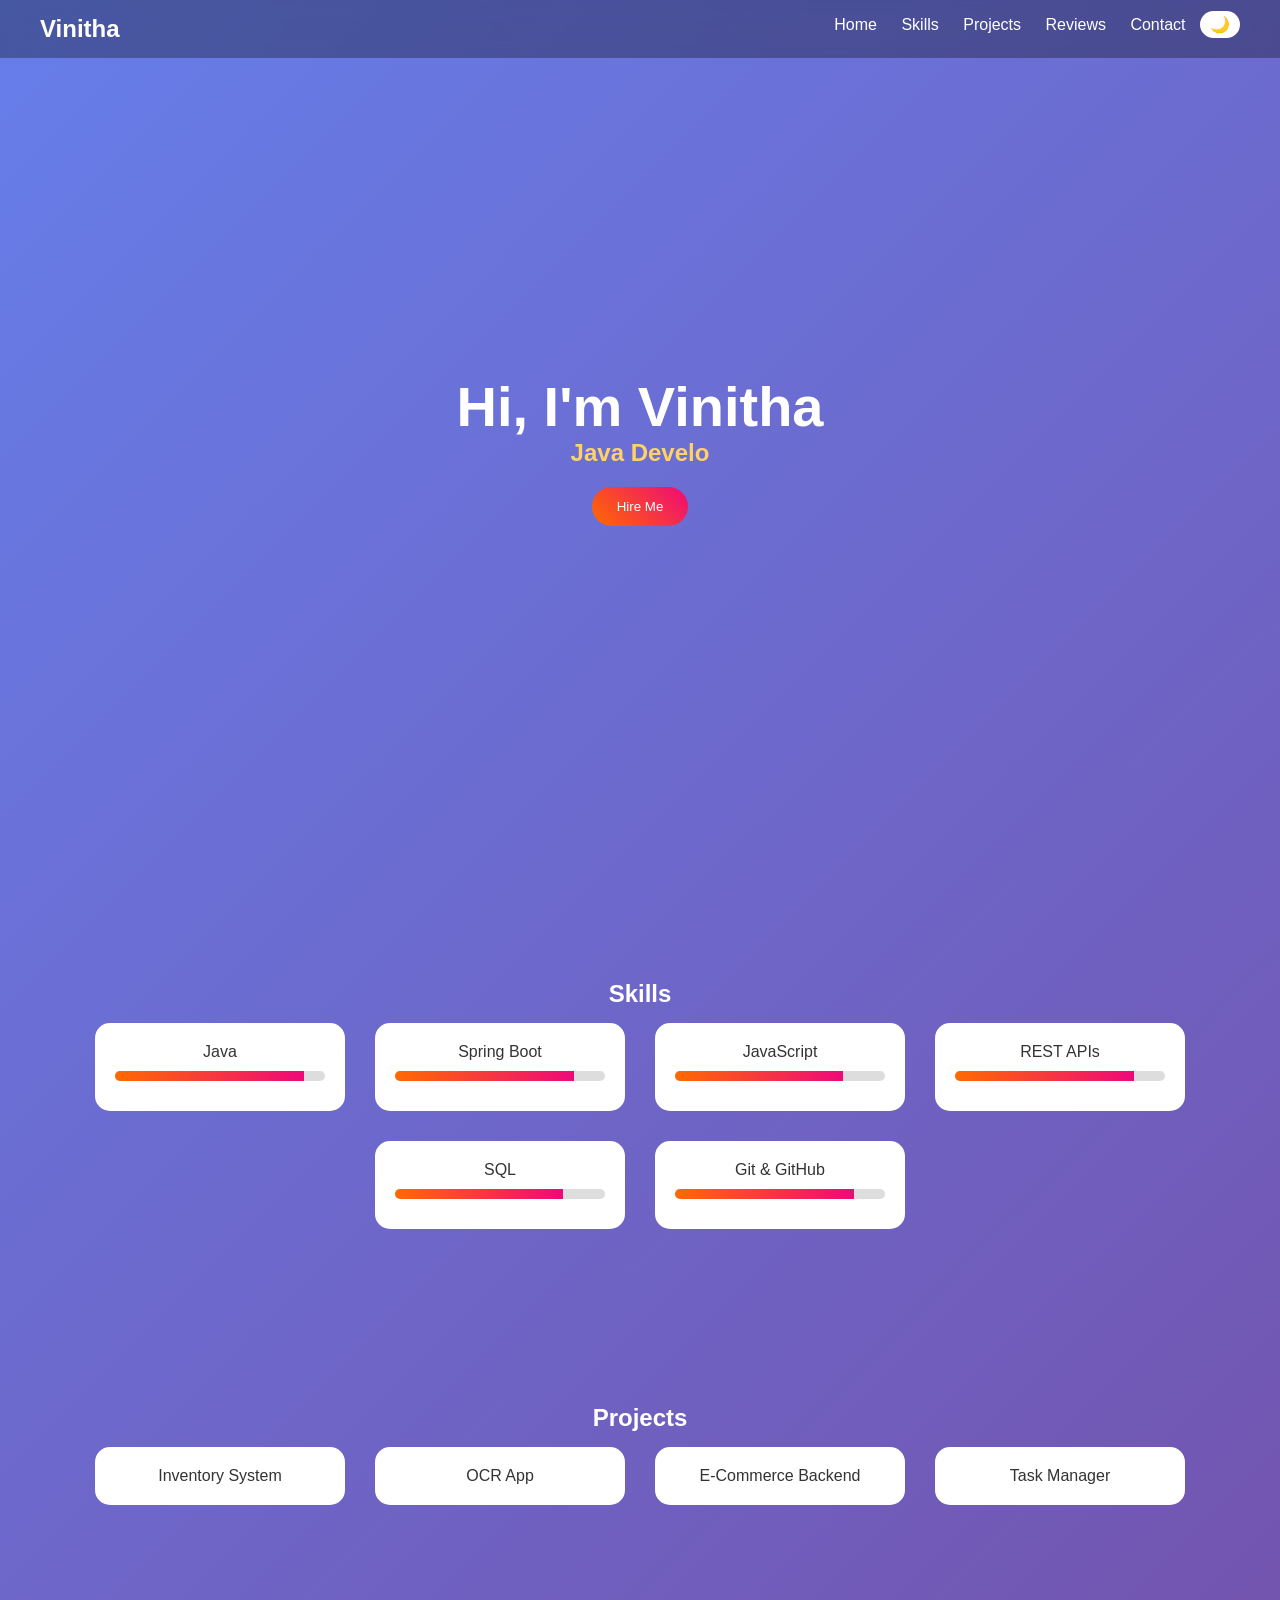
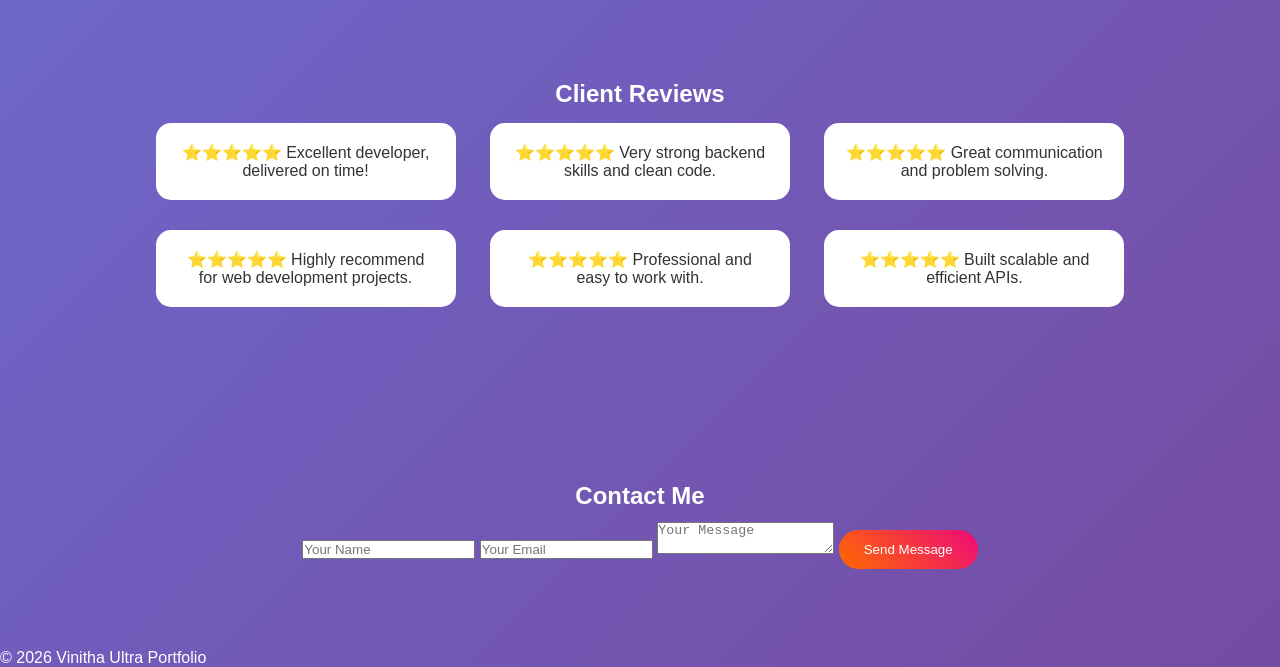
<file: portfolio.html>
<!DOCTYPE html>
<html lang="en">
<head>
<meta charset="UTF-8">
<meta name="viewport" content="width=device-width, initial-scale=1.0">
<title>Vinitha | Ultra Premium Portfolio</title>

<style>
*{margin:0;padding:0;box-sizing:border-box}
body{font-family:'Segoe UI',sans-serif;background:linear-gradient(135deg,#667eea,#764ba2);color:#fff;transition:0.4s}
.dark{background:#0f172a;color:#e2e8f0}

nav{position:fixed;width:100%;display:flex;justify-content:space-between;padding:15px 40px;background:rgba(0,0,0,0.3);backdrop-filter:blur(10px);z-index:1000}
nav a{color:#fff;text-decoration:none;margin:0 10px}
.toggle{cursor:pointer;padding:5px 10px;border-radius:20px;background:#fff;color:#000}

.hero{height:100vh;display:flex;flex-direction:column;justify-content:center;align-items:center;text-align:center}
.hero h1{font-size:3.5rem}
.typing{color:#ffd166;font-weight:bold}

.btn{margin-top:20px;padding:12px 25px;border:none;border-radius:25px;background:linear-gradient(45deg,#ff6a00,#ee0979);color:#fff;cursor:pointer;transition:0.3s}
.btn:hover{transform:scale(1.1)}

section{padding:80px 20px;text-align:center}

.card{background:#fff;color:#333;padding:20px;border-radius:15px;margin:15px;width:250px;display:inline-block;transition:0.3s}
.card:hover{transform:translateY(-10px) scale(1.05)}
.skills,.projects{display:flex;flex-wrap:wrap;justify-content:center}

.progress{background:#ddd;border-radius:20px;overflow:hidden;margin:10px 0}
.progress div{height:10px;background:linear-gradient(90deg,#ff6a00,#ee0979)}

/* Testimonials */
.testimonial{background:#fff;color:#333;padding:20px;border-radius:15px;margin:15px;width:300px;display:inline-block}

/* Modal */
.modal{display:none;position:fixed;top:0;left:0;width:100%;height:100%;background:rgba(0,0,0,0.7);justify-content:center;align-items:center}
.modal-content{background:#fff;color:#000;padding:30px;border-radius:10px}

/* Scroll top */
#topBtn{position:fixed;bottom:20px;right:20px;padding:10px;border:none;border-radius:50%;background:#ff6a00;color:#fff;display:none}

</style>
</head>

<body>

<nav>
  <h2>Vinitha</h2>
  <div>
    <a href="#">Home</a>
    <a href="#skills">Skills</a>
    <a href="#projects">Projects</a>
    <a href="#testimonials">Reviews</a>
    <a href="#contact">Contact</a>
    <span class="toggle" onclick="toggleMode()">🌙</span>
  </div>
</nav>

<div class="hero">
  <h1>Hi, I'm Vinitha</h1>
  <h2 class="typing"></h2>
  <button class="btn" onclick="openModal()">Hire Me</button>
</div>

<section id="skills">
<h2>Skills</h2>
<div class="skills">
<div class="card">Java<div class="progress"><div style="width:90%"></div></div></div>
<div class="card">Spring Boot<div class="progress"><div style="width:85%"></div></div></div>
<div class="card">JavaScript<div class="progress"><div style="width:80%"></div></div></div>
<div class="card">REST APIs<div class="progress"><div style="width:85%"></div></div></div>
<div class="card">SQL<div class="progress"><div style="width:80%"></div></div></div>
<div class="card">Git & GitHub<div class="progress"><div style="width:85%"></div></div></div>
</div>
</section>

<section id="projects">
<h2>Projects</h2>
<div class="projects">
<div class="card" onclick="showProject('Inventory System with REST APIs, authentication, and CRUD operations')">Inventory System</div>
<div class="card" onclick="showProject('OCR Document Processing with file upload and text extraction')">OCR App</div>
<div class="card" onclick="showProject('E-commerce backend with Spring Boot, cart and order management')">E-Commerce Backend</div>
<div class="card" onclick="showProject('Task Manager app with REST APIs and database integration')">Task Manager</div>
</div>
</section>

<section id="testimonials">
<h2>Client Reviews</h2>
<div class="testimonial">⭐️⭐️⭐️⭐️⭐️ Excellent developer, delivered on time!</div>
<div class="testimonial">⭐️⭐️⭐️⭐️⭐️ Very strong backend skills and clean code.</div>
<div class="testimonial">⭐️⭐️⭐️⭐️⭐️ Great communication and problem solving.</div>
<div class="testimonial">⭐️⭐️⭐️⭐️⭐️ Highly recommend for web development projects.</div>
<div class="testimonial">⭐️⭐️⭐️⭐️⭐️ Professional and easy to work with.</div>
<div class="testimonial">⭐️⭐️⭐️⭐️⭐️ Built scalable and efficient APIs.</div>
</section>

<section id="contact">
<h2>Contact Me</h2>
<input placeholder="Your Name">
<input placeholder="Your Email">
<textarea placeholder="Your Message"></textarea>
<button class="btn">Send Message</button>
</section>

<footer>
<p>© 2026 Vinitha Ultra Portfolio</p>
</footer>

<button id="topBtn" onclick="scrollTopPage()">↑</button>

<div class="modal" id="modal">
  <div class="modal-content">
    <h3>Hire Me</h3>
    <p>Email: vinitha.dev@example.com</p>
    <button onclick="closeModal()">Close</button>
  </div>
</div>

<script>
// Typing
const text=["Java Developer","Backend Engineer","Spring Boot Expert"];
let i=0,j=0,current="",del=false;
const el=document.querySelector(".typing");
function type(){
current=text[i];
if(del){el.textContent=current.substring(0,j--);if(j<0){del=false;i=(i+1)%text.length}}
else{el.textContent=current.substring(0,j++);if(j>current.length){del=true}}
setTimeout(type,del?60:120)}
type();

// Dark mode
function toggleMode(){document.body.classList.toggle("dark")}

// Modal
function openModal(){document.getElementById("modal").style.display="flex"}
function closeModal(){document.getElementById("modal").style.display="none"}

// Project popup
function showProject(info){alert(info)}

// Scroll top
const btn=document.getElementById("topBtn");
window.onscroll=()=>{btn.style.display=window.scrollY>300?"block":"none"}
function scrollTopPage(){window.scrollTo({top:0,behavior:'smooth'})}
</script>

</body>
</html>
</file>
